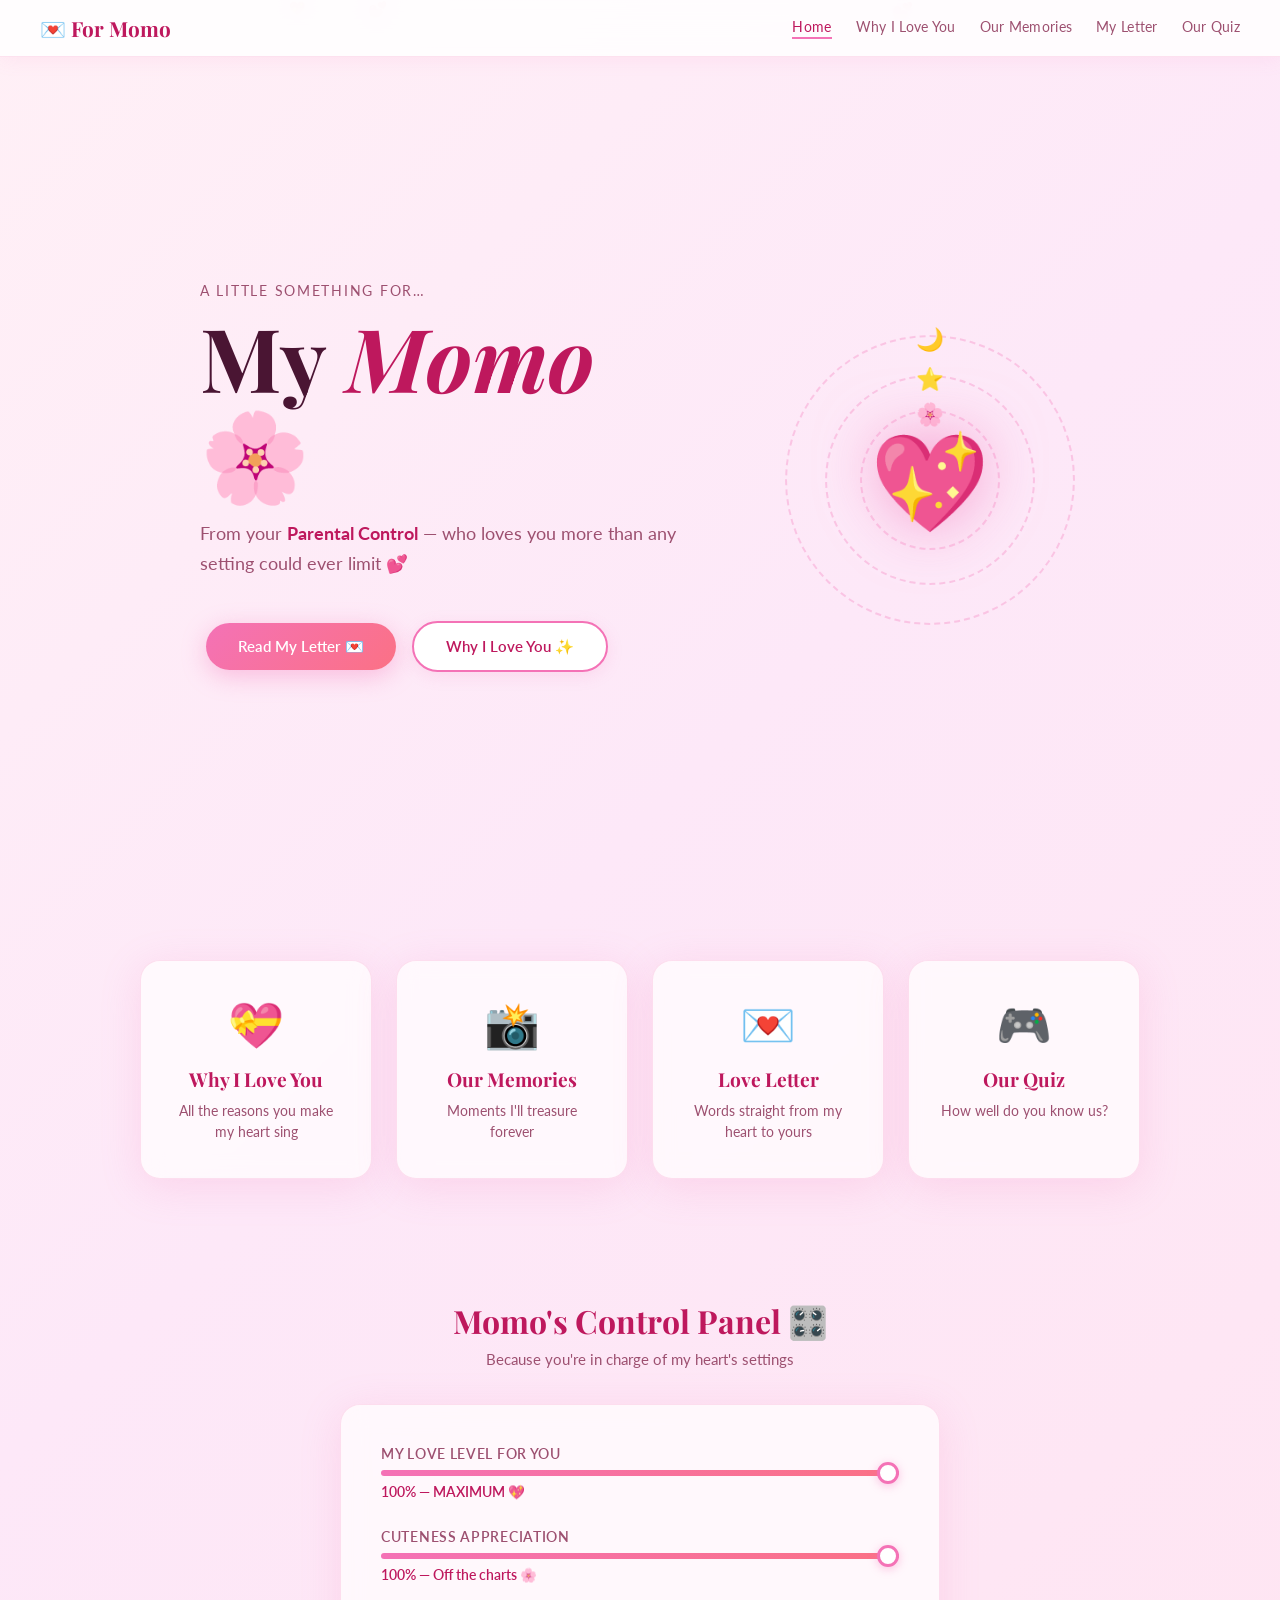
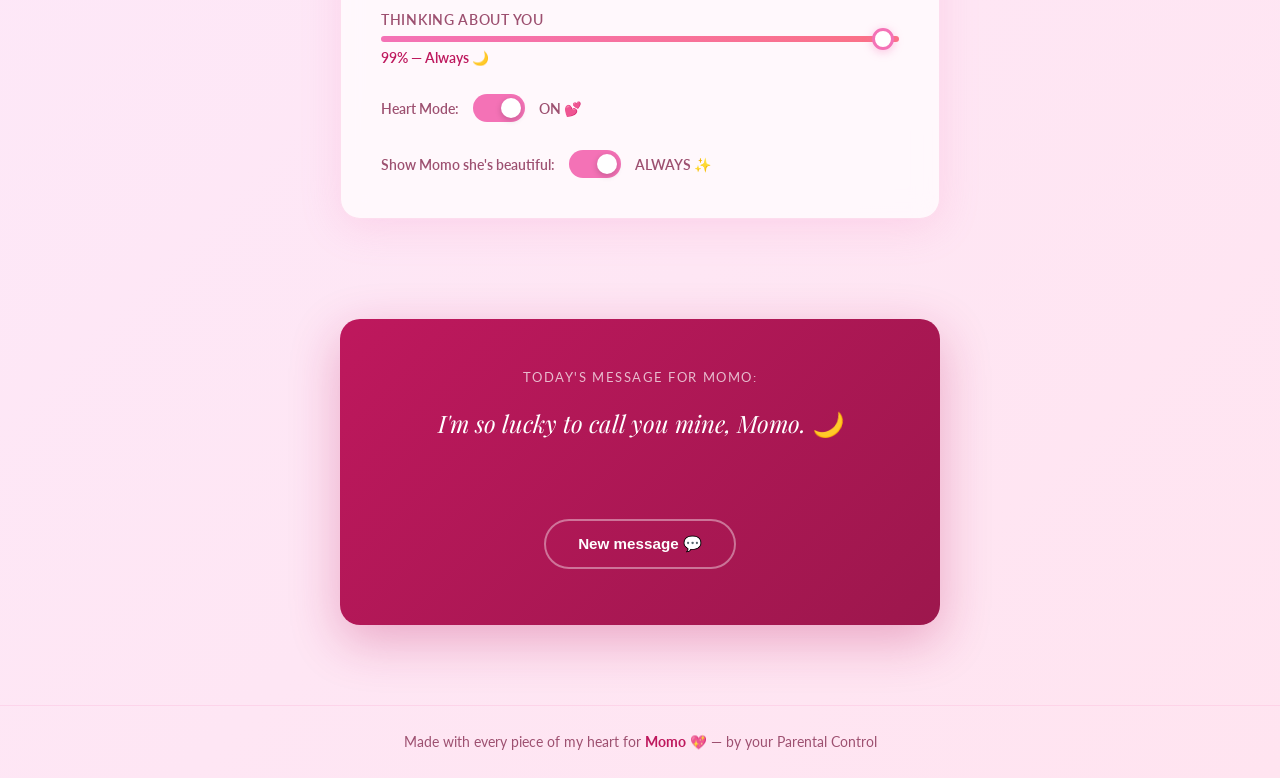
<file: index.html>
<!DOCTYPE html>
<html lang="en">
<head>
  <meta charset="UTF-8" />
  <meta name="viewport" content="width=device-width, initial-scale=1.0" />
  <title>For Momo 💖</title>
  <link rel="stylesheet" href="css/style.css" />
  <link href="https://fonts.googleapis.com/css2?family=Playfair+Display:ital,wght@0,400;0,700;1,400&family=Lato:wght@300;400&display=swap" rel="stylesheet" />
</head>
<body>

  <!-- Floating hearts background -->
  <div class="hearts-bg" id="heartsBg"></div>

  <!-- Navigation -->
  <nav class="nav">
    <span class="nav-brand">💌 For Momo</span>
    <div class="nav-links">
      <a href="index.html" class="active">Home</a>
      <a href="pages/reasons.html">Why I Love You</a>
      <a href="pages/memories.html">Our Memories</a>
      <a href="pages/letter.html">My Letter</a>
      <a href="pages/quiz.html">Our Quiz</a>
    </div>
  </nav>

  <!-- Hero Section -->
  <section class="hero">
    <div class="hero-content">
      <p class="hero-label">A little something for…</p>
      <h1 class="hero-title">My <em>Momo</em> 🌸</h1>
      <p class="hero-sub">
        From your <strong>Parental Control</strong> — who loves you more than any setting could ever limit 💕
      </p>
      <div class="hero-buttons">
        <a href="pages/letter.html" class="btn btn-primary">Read My Letter 💌</a>
        <a href="pages/reasons.html" class="btn btn-secondary">Why I Love You ✨</a>
      </div>
    </div>
    <div class="hero-image">
      <div class="love-orb">
        <span class="big-heart">💖</span>
        <div class="orbit orbit-1"><span>🌸</span></div>
        <div class="orbit orbit-2"><span>⭐</span></div>
        <div class="orbit orbit-3"><span>🌙</span></div>
      </div>
    </div>
  </section>

  <!-- Quick Cards -->
  <section class="cards-section">
    <div class="cards-grid">
      <a href="pages/reasons.html" class="card">
        <div class="card-icon">💝</div>
        <h3>Why I Love You</h3>
        <p>All the reasons you make my heart sing</p>
      </a>
      <a href="pages/memories.html" class="card">
        <div class="card-icon">📸</div>
        <h3>Our Memories</h3>
        <p>Moments I'll treasure forever</p>
      </a>
      <a href="pages/letter.html" class="card">
        <div class="card-icon">💌</div>
        <h3>Love Letter</h3>
        <p>Words straight from my heart to yours</p>
      </a>
      <a href="pages/quiz.html" class="card">
        <div class="card-icon">🎮</div>
        <h3>Our Quiz</h3>
        <p>How well do you know us?</p>
      </a>
    </div>
  </section>

  <!-- Mood Control Panel -->
  <section class="controls-section">
    <h2 class="section-title">Momo's Control Panel 🎛️</h2>
    <p class="section-sub">Because you're in charge of my heart's settings</p>
    <div class="controls-panel">
      <div class="control-item">
        <label>My Love Level for You</label>
        <input type="range" min="0" max="100" value="100" id="loveSlider" />
        <span class="control-value" id="loveVal">100% — MAXIMUM 💖</span>
      </div>
      <div class="control-item">
        <label>Cuteness Appreciation</label>
        <input type="range" min="0" max="100" value="100" id="cuteSlider" />
        <span class="control-value" id="cuteVal">100% — Off the charts 🌸</span>
      </div>
      <div class="control-item">
        <label>Thinking About You</label>
        <input type="range" min="0" max="100" value="99" id="thinkSlider" />
        <span class="control-value" id="thinkVal">99% — Always 🌙</span>
      </div>
      <div class="control-toggle">
        <span>Heart Mode:</span>
        <label class="toggle">
          <input type="checkbox" checked id="heartToggle" />
          <span class="toggle-slider"></span>
        </label>
        <span id="heartStatus">ON 💕</span>
      </div>
      <div class="control-toggle">
        <label>Show Momo she's beautiful:</label>
        <label class="toggle">
          <input type="checkbox" checked id="beautyToggle" />
          <span class="toggle-slider"></span>
        </label>
        <span id="beautyStatus">ALWAYS ✨</span>
      </div>
    </div>
  </section>

  <!-- Daily Message -->
  <section class="message-section">
    <div class="message-box">
      <p class="message-day">Today's message for Momo:</p>
      <p class="message-text" id="dailyMessage">Loading love…</p>
      <button class="btn btn-ghost" onclick="newMessage()">New message 💬</button>
    </div>
  </section>

  <footer class="footer">
    <p>Made with every piece of my heart for <strong>Momo</strong> 💖 — by your Parental Control</p>
  </footer>

  <script src="js/main.js"></script>
</body>
</html>
</file>
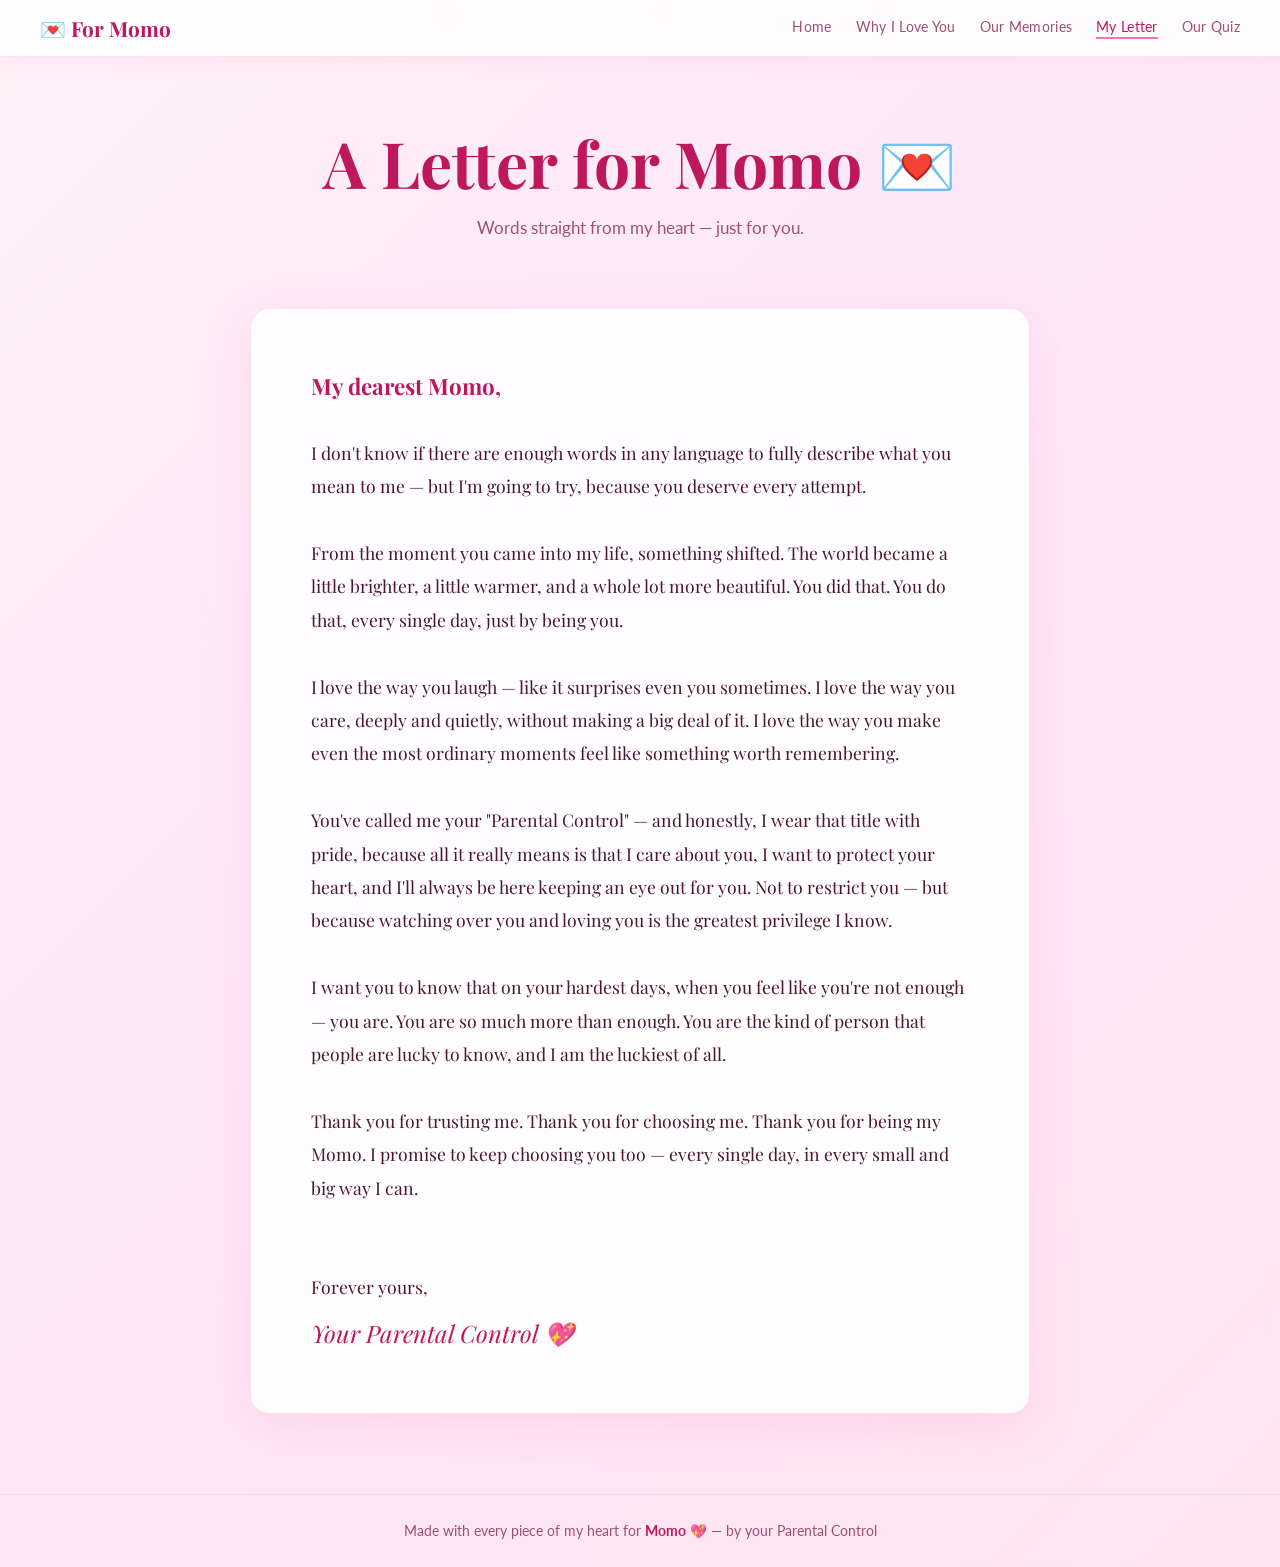
<file: pages/letter.html>
<!DOCTYPE html>
<html lang="en">
<head>
  <meta charset="UTF-8" />
  <meta name="viewport" content="width=device-width, initial-scale=1.0" />
  <title>My Letter — For Momo 💖</title>
  <link rel="stylesheet" href="../css/style.css" />
  <link href="https://fonts.googleapis.com/css2?family=Playfair+Display:ital,wght@0,400;0,700;1,400&family=Lato:wght@300;400&display=swap" rel="stylesheet" />
</head>
<body>
  <div class="hearts-bg" id="heartsBg"></div>

  <nav class="nav">
    <span class="nav-brand">💌 For Momo</span>
    <div class="nav-links">
      <a href="../index.html">Home</a>
      <a href="reasons.html">Why I Love You</a>
      <a href="memories.html">Our Memories</a>
      <a href="letter.html" class="active">My Letter</a>
      <a href="quiz.html">Our Quiz</a>
    </div>
  </nav>

  <div class="page-hero">
    <h1>A Letter for Momo 💌</h1>
    <p>Words straight from my heart — just for you.</p>
  </div>

  <div class="page-content">
    <div class="letter-paper">
      <div class="salutation">My dearest Momo,</div>

      <p>
        I don't know if there are enough words in any language to fully describe what you mean to me —
        but I'm going to try, because you deserve every attempt.
      </p>

      <br />

      <p>
        From the moment you came into my life, something shifted. The world became a little brighter,
        a little warmer, and a whole lot more beautiful. You did that. You do that, every single day,
        just by being you.
      </p>

      <br />

      <p>
        I love the way you laugh — like it surprises even you sometimes. I love the way you care,
        deeply and quietly, without making a big deal of it. I love the way you make even the most
        ordinary moments feel like something worth remembering.
      </p>

      <br />

      <p>
        You've called me your "Parental Control" — and honestly, I wear that title with pride,
        because all it really means is that I care about you, I want to protect your heart,
        and I'll always be here keeping an eye out for you. Not to restrict you — but because
        watching over you and loving you is the greatest privilege I know.
      </p>

      <br />

      <p>
        I want you to know that on your hardest days, when you feel like you're not enough —
        you are. You are so much more than enough. You are the kind of person that people are
        lucky to know, and I am the luckiest of all.
      </p>

      <br />

      <p>
        Thank you for trusting me. Thank you for choosing me. Thank you for being my Momo.
        I promise to keep choosing you too — every single day, in every small and big way I can.
      </p>

      <br />

      <div class="sign-off">
        <p>Forever yours,</p>
        <div class="signature">Your Parental Control 💖</div>
      </div>
    </div>
  </div>

  <footer class="footer">
    <p>Made with every piece of my heart for <strong>Momo</strong> 💖 — by your Parental Control</p>
  </footer>

  <script src="../js/main.js"></script>
</body>
</html>
</file>
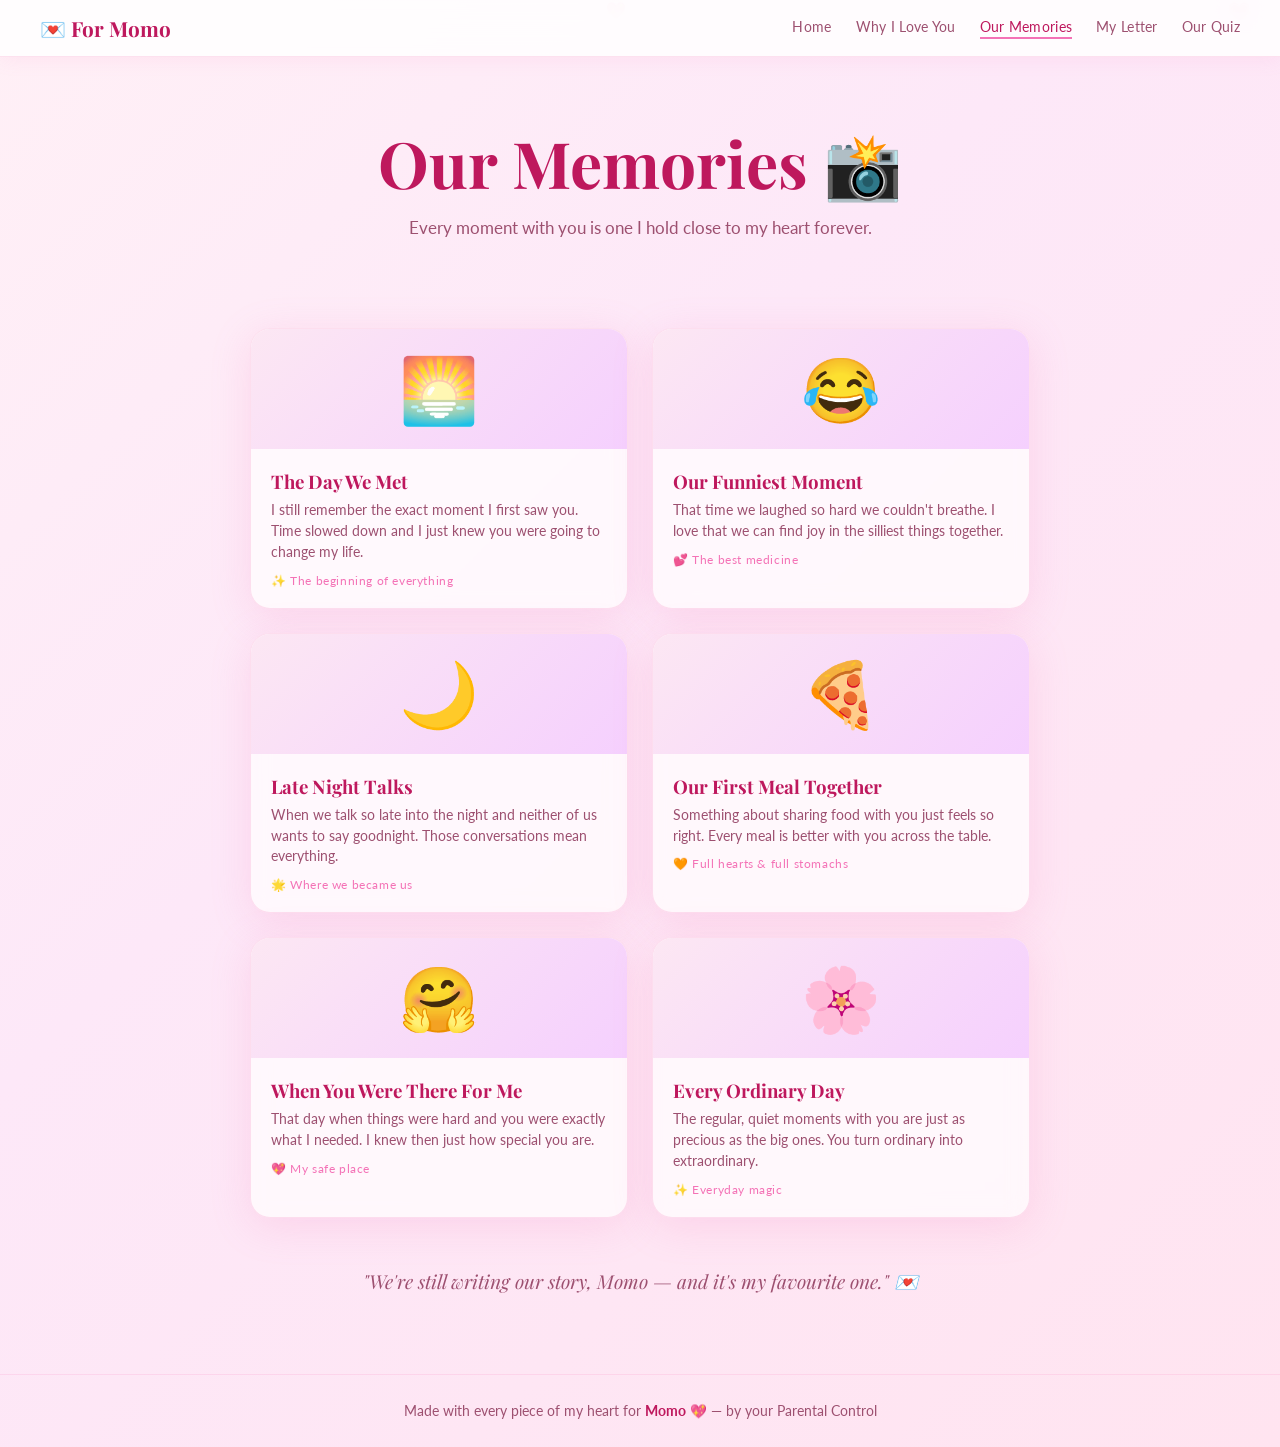
<file: pages/memories.html>
<!DOCTYPE html>
<html lang="en">
<head>
  <meta charset="UTF-8" />
  <meta name="viewport" content="width=device-width, initial-scale=1.0" />
  <title>Our Memories — For Momo 💖</title>
  <link rel="stylesheet" href="../css/style.css" />
  <link href="https://fonts.googleapis.com/css2?family=Playfair+Display:ital,wght@0,400;0,700;1,400&family=Lato:wght@300;400&display=swap" rel="stylesheet" />
</head>
<body>
  <div class="hearts-bg" id="heartsBg"></div>

  <nav class="nav">
    <span class="nav-brand">💌 For Momo</span>
    <div class="nav-links">
      <a href="../index.html">Home</a>
      <a href="reasons.html">Why I Love You</a>
      <a href="memories.html" class="active">Our Memories</a>
      <a href="letter.html">My Letter</a>
      <a href="quiz.html">Our Quiz</a>
    </div>
  </nav>

  <div class="page-hero">
    <h1>Our Memories 📸</h1>
    <p>Every moment with you is one I hold close to my heart forever.</p>
  </div>

  <div class="page-content">
    <div class="memory-grid">

      <div class="memory-card">
        <div class="memory-emoji">🌅</div>
        <div class="memory-body">
          <h3>The Day We Met</h3>
          <p>I still remember the exact moment I first saw you. Time slowed down and I just knew you were going to change my life.</p>
          <div class="memory-date">✨ The beginning of everything</div>
        </div>
      </div>

      <div class="memory-card">
        <div class="memory-emoji">😂</div>
        <div class="memory-body">
          <h3>Our Funniest Moment</h3>
          <p>That time we laughed so hard we couldn't breathe. I love that we can find joy in the silliest things together.</p>
          <div class="memory-date">💕 The best medicine</div>
        </div>
      </div>

      <div class="memory-card">
        <div class="memory-emoji">🌙</div>
        <div class="memory-body">
          <h3>Late Night Talks</h3>
          <p>When we talk so late into the night and neither of us wants to say goodnight. Those conversations mean everything.</p>
          <div class="memory-date">🌟 Where we became us</div>
        </div>
      </div>

      <div class="memory-card">
        <div class="memory-emoji">🍕</div>
        <div class="memory-body">
          <h3>Our First Meal Together</h3>
          <p>Something about sharing food with you just feels so right. Every meal is better with you across the table.</p>
          <div class="memory-date">🧡 Full hearts & full stomachs</div>
        </div>
      </div>

      <div class="memory-card">
        <div class="memory-emoji">🤗</div>
        <div class="memory-body">
          <h3>When You Were There For Me</h3>
          <p>That day when things were hard and you were exactly what I needed. I knew then just how special you are.</p>
          <div class="memory-date">💖 My safe place</div>
        </div>
      </div>

      <div class="memory-card">
        <div class="memory-emoji">🌸</div>
        <div class="memory-body">
          <h3>Every Ordinary Day</h3>
          <p>The regular, quiet moments with you are just as precious as the big ones. You turn ordinary into extraordinary.</p>
          <div class="memory-date">✨ Everyday magic</div>
        </div>
      </div>

    </div>

    <div style="text-align:center; margin-top: 50px;">
      <p style="color: var(--muted); font-family: 'Playfair Display', serif; font-style: italic; font-size: 1.2rem;">
        "We're still writing our story, Momo — and it's my favourite one." 💌
      </p>
    </div>
  </div>

  <footer class="footer">
    <p>Made with every piece of my heart for <strong>Momo</strong> 💖 — by your Parental Control</p>
  </footer>

  <script src="../js/main.js"></script>
</body>
</html>
</file>
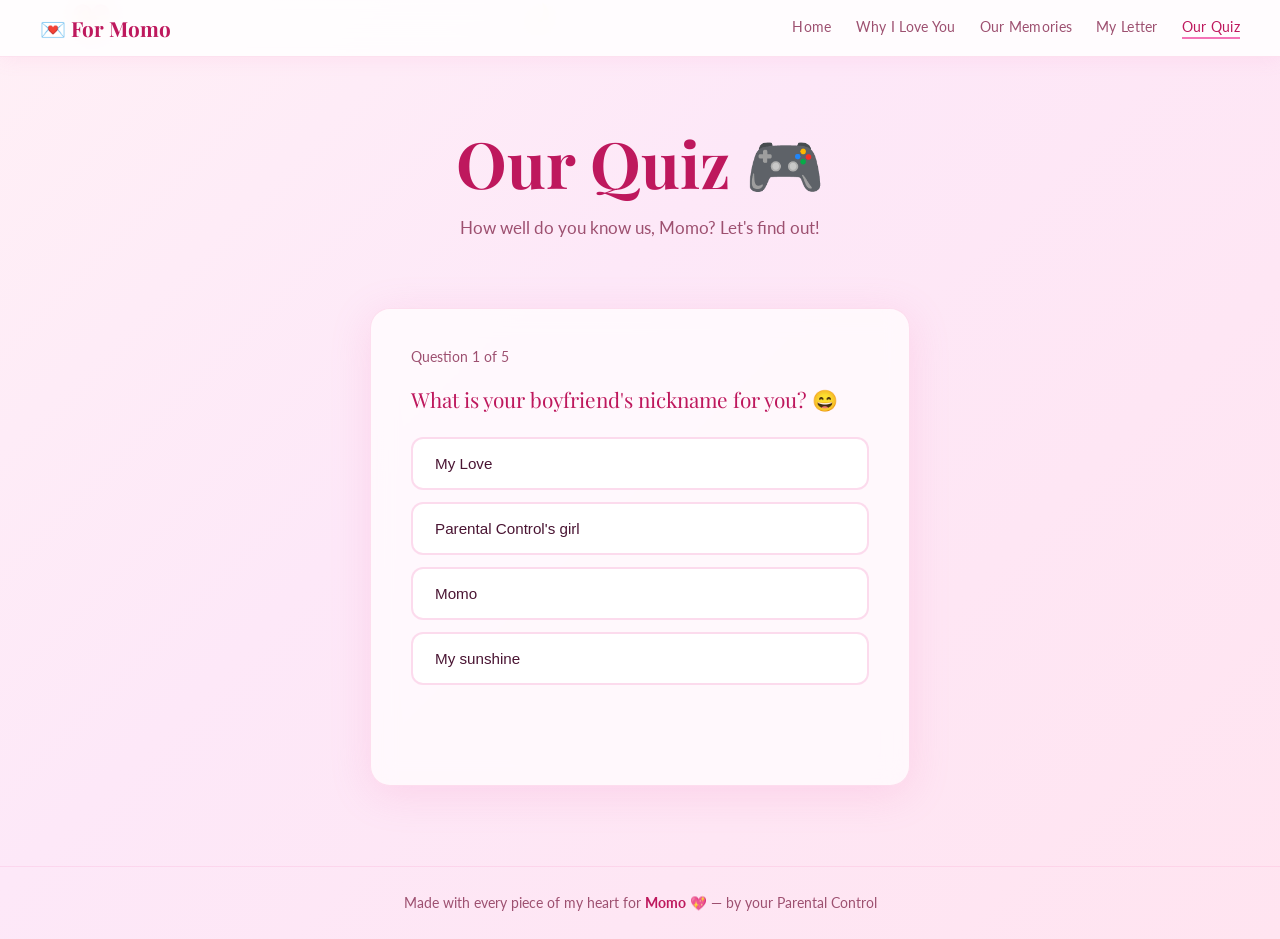
<file: pages/quiz.html>
<!DOCTYPE html>
<html lang="en">
<head>
  <meta charset="UTF-8" />
  <meta name="viewport" content="width=device-width, initial-scale=1.0" />
  <title>Our Quiz — For Momo 💖</title>
  <link rel="stylesheet" href="../css/style.css" />
  <link href="https://fonts.googleapis.com/css2?family=Playfair+Display:ital,wght@0,400;0,700;1,400&family=Lato:wght@300;400&display=swap" rel="stylesheet" />
</head>
<body>
  <div class="hearts-bg" id="heartsBg"></div>

  <nav class="nav">
    <span class="nav-brand">💌 For Momo</span>
    <div class="nav-links">
      <a href="../index.html">Home</a>
      <a href="reasons.html">Why I Love You</a>
      <a href="memories.html">Our Memories</a>
      <a href="letter.html">My Letter</a>
      <a href="quiz.html" class="active">Our Quiz</a>
    </div>
  </nav>

  <div class="page-hero">
    <h1>Our Quiz 🎮</h1>
    <p>How well do you know us, Momo? Let's find out!</p>
  </div>

  <div class="page-content" style="max-width: 620px;">
    <div class="quiz-box" id="quizBox">
      <div class="quiz-progress" id="quizProgress">Question 1 of 5</div>
      <div class="quiz-question" id="quizQuestion">Loading…</div>
      <div class="quiz-options" id="quizOptions"></div>
      <div class="quiz-result" id="quizResult"></div>
    </div>
  </div>

  <footer class="footer">
    <p>Made with every piece of my heart for <strong>Momo</strong> 💖 — by your Parental Control</p>
  </footer>

  <script src="../js/main.js"></script>
</body>
</html>
</file>
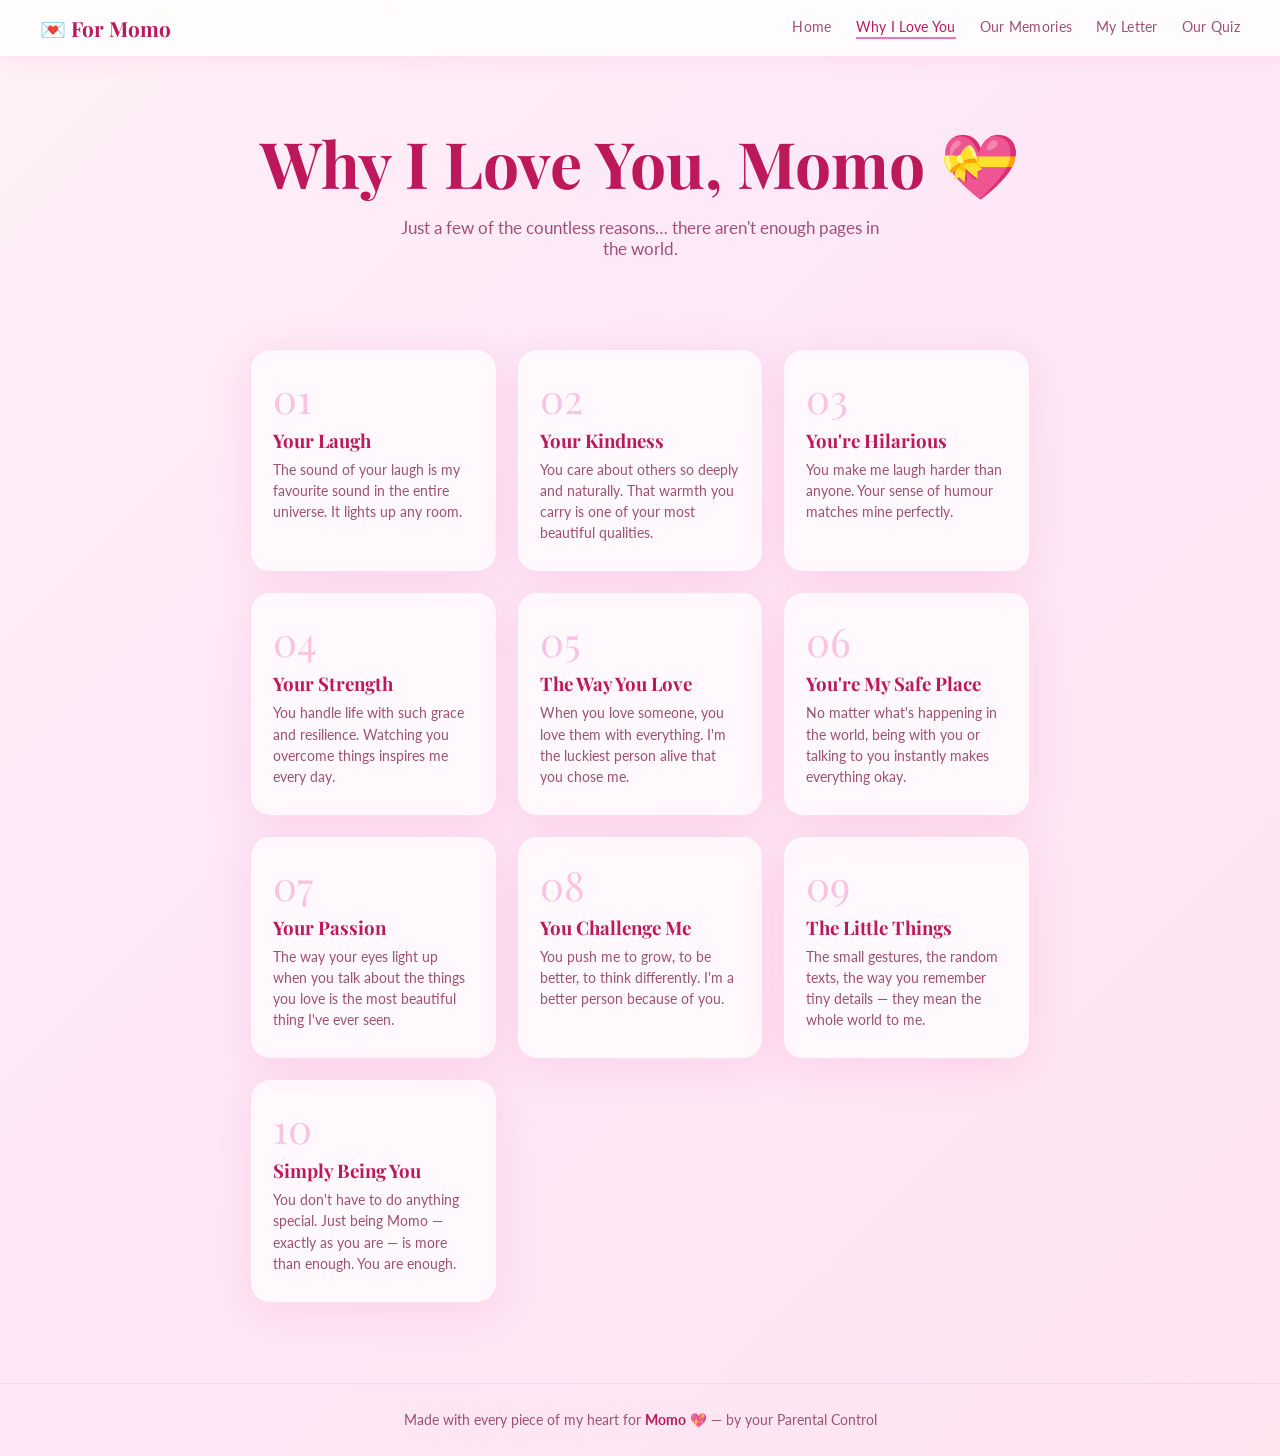
<file: pages/reasons.html>
<!DOCTYPE html>
<html lang="en">
<head>
  <meta charset="UTF-8" />
  <meta name="viewport" content="width=device-width, initial-scale=1.0" />
  <title>Why I Love You — For Momo 💖</title>
  <link rel="stylesheet" href="../css/style.css" />
  <link href="https://fonts.googleapis.com/css2?family=Playfair+Display:ital,wght@0,400;0,700;1,400&family=Lato:wght@300;400&display=swap" rel="stylesheet" />
</head>
<body>
  <div class="hearts-bg" id="heartsBg"></div>

  <nav class="nav">
    <span class="nav-brand">💌 For Momo</span>
    <div class="nav-links">
      <a href="../index.html">Home</a>
      <a href="reasons.html" class="active">Why I Love You</a>
      <a href="memories.html">Our Memories</a>
      <a href="letter.html">My Letter</a>
      <a href="quiz.html">Our Quiz</a>
    </div>
  </nav>

  <div class="page-hero">
    <h1>Why I Love You, Momo 💝</h1>
    <p>Just a few of the countless reasons… there aren't enough pages in the world.</p>
  </div>

  <div class="page-content">
    <div class="reasons-grid">

      <div class="reason-card">
        <div class="reason-num">01</div>
        <h3>Your Laugh</h3>
        <p>The sound of your laugh is my favourite sound in the entire universe. It lights up any room.</p>
      </div>

      <div class="reason-card">
        <div class="reason-num">02</div>
        <h3>Your Kindness</h3>
        <p>You care about others so deeply and naturally. That warmth you carry is one of your most beautiful qualities.</p>
      </div>

      <div class="reason-card">
        <div class="reason-num">03</div>
        <h3>You're Hilarious</h3>
        <p>You make me laugh harder than anyone. Your sense of humour matches mine perfectly.</p>
      </div>

      <div class="reason-card">
        <div class="reason-num">04</div>
        <h3>Your Strength</h3>
        <p>You handle life with such grace and resilience. Watching you overcome things inspires me every day.</p>
      </div>

      <div class="reason-card">
        <div class="reason-num">05</div>
        <h3>The Way You Love</h3>
        <p>When you love someone, you love them with everything. I'm the luckiest person alive that you chose me.</p>
      </div>

      <div class="reason-card">
        <div class="reason-num">06</div>
        <h3>You're My Safe Place</h3>
        <p>No matter what's happening in the world, being with you or talking to you instantly makes everything okay.</p>
      </div>

      <div class="reason-card">
        <div class="reason-num">07</div>
        <h3>Your Passion</h3>
        <p>The way your eyes light up when you talk about the things you love is the most beautiful thing I've ever seen.</p>
      </div>

      <div class="reason-card">
        <div class="reason-num">08</div>
        <h3>You Challenge Me</h3>
        <p>You push me to grow, to be better, to think differently. I'm a better person because of you.</p>
      </div>

      <div class="reason-card">
        <div class="reason-num">09</div>
        <h3>The Little Things</h3>
        <p>The small gestures, the random texts, the way you remember tiny details — they mean the whole world to me.</p>
      </div>

      <div class="reason-card">
        <div class="reason-num">10</div>
        <h3>Simply Being You</h3>
        <p>You don't have to do anything special. Just being Momo — exactly as you are — is more than enough. You are enough.</p>
      </div>

    </div>
  </div>

  <footer class="footer">
    <p>Made with every piece of my heart for <strong>Momo</strong> 💖 — by your Parental Control</p>
  </footer>

  <script src="../js/main.js"></script>
</body>
</html>
</file>
<file: css/style.css>
/* ============================
   MOMO WEBSITE — STYLES
   ============================ */

:root {
  --pink: #f472b6;
  --rose: #fb7185;
  --deep: #be185d;
  --blush: #fce7f3;
  --lavender: #f5d0fe;
  --white: #fff;
  --soft: #fff1f8;
  --text: #4a1533;
  --muted: #9d5070;
  --card-bg: rgba(255,255,255,0.7);
  --shadow: 0 8px 40px rgba(244,114,182,0.18);
  --radius: 20px;
}

*, *::before, *::after { box-sizing: border-box; margin: 0; padding: 0; }

html { scroll-behavior: smooth; }

body {
  font-family: 'Lato', sans-serif;
  background: linear-gradient(135deg, #fff0f6 0%, #fde8f8 40%, #ffe4f0 100%);
  color: var(--text);
  min-height: 100vh;
  overflow-x: hidden;
}

/* ---- Floating hearts background ---- */
.hearts-bg {
  position: fixed; top: 0; left: 0; width: 100%; height: 100%;
  pointer-events: none; z-index: 0; overflow: hidden;
}
.float-heart {
  position: absolute;
  animation: floatUp linear infinite;
  opacity: 0.25;
  font-size: 1.4rem;
  user-select: none;
}
@keyframes floatUp {
  0%   { transform: translateY(110vh) rotate(0deg); opacity: 0; }
  10%  { opacity: 0.3; }
  90%  { opacity: 0.15; }
  100% { transform: translateY(-10vh) rotate(360deg); opacity: 0; }
}

/* ---- Navigation ---- */
.nav {
  position: fixed; top: 0; left: 0; right: 0;
  display: flex; align-items: center; justify-content: space-between;
  padding: 14px 40px;
  background: rgba(255,255,255,0.85);
  backdrop-filter: blur(12px);
  border-bottom: 1px solid rgba(244,114,182,0.2);
  z-index: 100;
  box-shadow: 0 2px 20px rgba(244,114,182,0.1);
}
.nav-brand {
  font-family: 'Playfair Display', serif;
  font-size: 1.3rem;
  color: var(--deep);
  font-weight: 700;
}
.nav-links { display: flex; gap: 24px; }
.nav-links a {
  text-decoration: none;
  color: var(--muted);
  font-size: 0.9rem;
  font-weight: 400;
  letter-spacing: 0.02em;
  transition: color 0.2s;
  padding-bottom: 2px;
  border-bottom: 2px solid transparent;
}
.nav-links a:hover,
.nav-links a.active {
  color: var(--deep);
  border-bottom-color: var(--pink);
}

/* ---- Hero ---- */
.hero {
  position: relative; z-index: 1;
  min-height: 100vh;
  display: flex; align-items: center; justify-content: center;
  gap: 60px;
  padding: 120px 60px 60px;
  flex-wrap: wrap;
}
.hero-content { max-width: 520px; }
.hero-label {
  font-size: 0.9rem; letter-spacing: 0.12em; text-transform: uppercase;
  color: var(--muted); margin-bottom: 10px;
}
.hero-title {
  font-family: 'Playfair Display', serif;
  font-size: clamp(3rem, 8vw, 5.5rem);
  line-height: 1.08;
  color: var(--text);
  margin-bottom: 20px;
}
.hero-title em { color: var(--deep); font-style: italic; }
.hero-sub {
  font-size: 1.1rem; color: var(--muted); line-height: 1.7;
  margin-bottom: 36px;
}
.hero-sub strong { color: var(--deep); }

/* ---- Buttons ---- */
.btn {
  display: inline-block;
  padding: 14px 32px;
  border-radius: 50px;
  font-size: 0.95rem;
  font-weight: 600;
  text-decoration: none;
  cursor: pointer;
  border: none;
  transition: transform 0.2s, box-shadow 0.2s;
  margin: 6px;
}
.btn:hover { transform: translateY(-2px); }
.btn-primary {
  background: linear-gradient(135deg, var(--pink), var(--rose));
  color: white;
  box-shadow: 0 6px 24px rgba(244,114,182,0.4);
}
.btn-primary:hover { box-shadow: 0 10px 32px rgba(244,114,182,0.5); }
.btn-secondary {
  background: white;
  color: var(--deep);
  border: 2px solid var(--pink);
  box-shadow: 0 4px 16px rgba(244,114,182,0.15);
}
.btn-ghost {
  background: transparent;
  color: var(--deep);
  border: 2px solid rgba(244,114,182,0.4);
}
.btn-ghost:hover { background: var(--blush); }

/* ---- Love Orb ---- */
.hero-image { position: relative; width: 300px; height: 300px; flex-shrink: 0; }
.love-orb {
  width: 100%; height: 100%;
  display: flex; align-items: center; justify-content: center;
  position: relative;
}
.big-heart {
  font-size: 6rem;
  filter: drop-shadow(0 0 30px rgba(244,114,182,0.6));
  animation: heartbeat 2s ease-in-out infinite;
  z-index: 2; position: relative;
}
@keyframes heartbeat {
  0%,100% { transform: scale(1); }
  50%      { transform: scale(1.12); }
}
.orbit {
  position: absolute;
  top: 50%; left: 50%;
  border: 2px dashed rgba(244,114,182,0.3);
  border-radius: 50%;
  animation: spin linear infinite;
}
.orbit span { position: absolute; font-size: 1.4rem; top: -12px; left: 50%; transform: translateX(-50%); }
.orbit-1 { width: 140px; height: 140px; margin: -70px 0 0 -70px; animation-duration: 6s; }
.orbit-2 { width: 210px; height: 210px; margin: -105px 0 0 -105px; animation-duration: 9s; animation-direction: reverse; }
.orbit-3 { width: 290px; height: 290px; margin: -145px 0 0 -145px; animation-duration: 13s; }
@keyframes spin { from { transform: rotate(0deg); } to { transform: rotate(360deg); } }

/* ---- Cards ---- */
.cards-section {
  position: relative; z-index: 1;
  padding: 60px 40px;
}
.cards-grid {
  display: grid;
  grid-template-columns: repeat(auto-fit, minmax(220px, 1fr));
  gap: 24px;
  max-width: 1000px;
  margin: 0 auto;
}
.card {
  background: var(--card-bg);
  backdrop-filter: blur(10px);
  border: 1px solid rgba(244,114,182,0.2);
  border-radius: var(--radius);
  padding: 36px 28px;
  text-align: center;
  text-decoration: none;
  color: var(--text);
  box-shadow: var(--shadow);
  transition: transform 0.25s, box-shadow 0.25s;
  cursor: pointer;
}
.card:hover {
  transform: translateY(-6px) scale(1.02);
  box-shadow: 0 16px 50px rgba(244,114,182,0.28);
  border-color: var(--pink);
}
.card-icon { font-size: 2.8rem; margin-bottom: 14px; }
.card h3 {
  font-family: 'Playfair Display', serif;
  font-size: 1.2rem; margin-bottom: 8px; color: var(--deep);
}
.card p { font-size: 0.88rem; color: var(--muted); line-height: 1.5; }

/* ---- Controls ---- */
.controls-section {
  position: relative; z-index: 1;
  padding: 60px 40px;
}
.section-title {
  font-family: 'Playfair Display', serif;
  font-size: 2rem; text-align: center;
  color: var(--deep); margin-bottom: 8px;
}
.section-sub {
  text-align: center; color: var(--muted); margin-bottom: 36px;
  font-size: 0.95rem;
}
.controls-panel {
  max-width: 600px; margin: 0 auto;
  background: var(--card-bg);
  backdrop-filter: blur(12px);
  border: 1px solid rgba(244,114,182,0.2);
  border-radius: var(--radius);
  padding: 40px;
  box-shadow: var(--shadow);
  display: flex; flex-direction: column; gap: 28px;
}
.control-item { display: flex; flex-direction: column; gap: 8px; }
.control-item label { font-size: 0.88rem; color: var(--muted); font-weight: 600; letter-spacing: 0.05em; text-transform: uppercase; }
.control-item input[type=range] {
  -webkit-appearance: none;
  width: 100%; height: 6px;
  border-radius: 10px;
  background: linear-gradient(90deg, var(--pink), var(--rose));
  outline: none;
  cursor: pointer;
}
.control-item input[type=range]::-webkit-slider-thumb {
  -webkit-appearance: none;
  width: 22px; height: 22px;
  border-radius: 50%;
  background: white;
  border: 3px solid var(--pink);
  box-shadow: 0 2px 10px rgba(244,114,182,0.4);
  cursor: pointer;
  transition: transform 0.15s;
}
.control-item input[type=range]::-webkit-slider-thumb:hover { transform: scale(1.2); }
.control-value { font-size: 0.85rem; color: var(--deep); font-weight: 600; }

/* Toggle */
.control-toggle { display: flex; align-items: center; gap: 14px; font-size: 0.88rem; color: var(--muted); font-weight: 600; }
.toggle { position: relative; display: inline-block; width: 52px; height: 28px; }
.toggle input { opacity: 0; width: 0; height: 0; }
.toggle-slider {
  position: absolute; inset: 0;
  background: #e0c4d4; border-radius: 28px;
  cursor: pointer; transition: background 0.3s;
}
.toggle-slider::before {
  content: '';
  position: absolute;
  width: 20px; height: 20px;
  left: 4px; top: 4px;
  background: white;
  border-radius: 50%;
  transition: transform 0.3s;
  box-shadow: 0 2px 6px rgba(0,0,0,0.2);
}
.toggle input:checked + .toggle-slider { background: var(--pink); }
.toggle input:checked + .toggle-slider::before { transform: translateX(24px); }

/* ---- Daily Message ---- */
.message-section {
  position: relative; z-index: 1;
  padding: 40px 40px 80px;
  text-align: center;
}
.message-box {
  max-width: 600px; margin: 0 auto;
  background: linear-gradient(135deg, var(--deep), #9d174d);
  color: white;
  border-radius: var(--radius);
  padding: 50px 40px;
  box-shadow: 0 16px 50px rgba(190,24,93,0.3);
}
.message-day { font-size: 0.8rem; text-transform: uppercase; letter-spacing: 0.12em; opacity: 0.7; margin-bottom: 20px; }
.message-text {
  font-family: 'Playfair Display', serif;
  font-size: 1.5rem; line-height: 1.55;
  font-style: italic;
  margin-bottom: 28px;
  min-height: 80px;
}
.message-box .btn-ghost { color: white; border-color: rgba(255,255,255,0.4); }
.message-box .btn-ghost:hover { background: rgba(255,255,255,0.1); }

/* ---- Footer ---- */
.footer {
  position: relative; z-index: 1;
  text-align: center; padding: 28px 20px;
  font-size: 0.85rem; color: var(--muted);
  border-top: 1px solid rgba(244,114,182,0.15);
}
.footer strong { color: var(--deep); }

/* ============================
   PAGE STYLES (inner pages)
   ============================ */
.page-hero {
  padding: 120px 40px 50px;
  text-align: center;
  position: relative; z-index: 1;
}
.page-hero h1 {
  font-family: 'Playfair Display', serif;
  font-size: clamp(2rem,6vw,4rem);
  color: var(--deep); margin-bottom: 12px;
}
.page-hero p { color: var(--muted); font-size: 1.05rem; max-width: 500px; margin: 0 auto; }

.page-content {
  position: relative; z-index: 1;
  max-width: 860px; margin: 0 auto;
  padding: 20px 40px 80px;
}

/* Reasons */
.reasons-grid {
  display: grid;
  grid-template-columns: repeat(auto-fill, minmax(240px, 1fr));
  gap: 20px; margin-top: 20px;
}
.reason-card {
  background: var(--card-bg);
  backdrop-filter: blur(10px);
  border: 1px solid rgba(244,114,182,0.2);
  border-radius: var(--radius);
  padding: 28px 22px;
  box-shadow: var(--shadow);
  transition: transform 0.2s;
}
.reason-card:hover { transform: translateY(-4px); }
.reason-num {
  font-family: 'Playfair Display', serif;
  font-size: 2.5rem; color: var(--pink); opacity: 0.4;
  line-height: 1; margin-bottom: 10px;
}
.reason-card h3 { font-family: 'Playfair Display', serif; color: var(--deep); margin-bottom: 6px; }
.reason-card p { font-size: 0.88rem; color: var(--muted); line-height: 1.5; }

/* Letter */
.letter-paper {
  background: rgba(255,255,255,0.9);
  border-radius: var(--radius);
  padding: 56px 60px;
  box-shadow: 0 12px 50px rgba(244,114,182,0.15);
  border: 1px solid rgba(244,114,182,0.2);
  font-family: 'Playfair Display', serif;
  font-size: 1.1rem; line-height: 1.9;
  color: var(--text);
}
.letter-paper .salutation { font-size: 1.4rem; color: var(--deep); margin-bottom: 28px; font-weight: 700; }
.letter-paper .sign-off { margin-top: 32px; }
.letter-paper .signature { font-size: 1.5rem; font-style: italic; color: var(--deep); margin-top: 8px; }

/* Memories */
.memory-grid {
  display: grid;
  grid-template-columns: repeat(auto-fill, minmax(260px, 1fr));
  gap: 24px; margin-top: 20px;
}
.memory-card {
  background: var(--card-bg);
  backdrop-filter: blur(10px);
  border: 1px solid rgba(244,114,182,0.2);
  border-radius: var(--radius);
  overflow: hidden;
  box-shadow: var(--shadow);
  transition: transform 0.2s;
}
.memory-card:hover { transform: translateY(-5px); }
.memory-emoji {
  height: 120px; display: flex; align-items: center; justify-content: center;
  font-size: 4rem;
  background: linear-gradient(135deg, var(--blush), var(--lavender));
}
.memory-body { padding: 20px; }
.memory-body h3 { font-family: 'Playfair Display', serif; color: var(--deep); margin-bottom: 6px; }
.memory-body p { font-size: 0.87rem; color: var(--muted); line-height: 1.5; }
.memory-date { font-size: 0.75rem; color: var(--pink); margin-top: 10px; letter-spacing: 0.05em; }

/* Quiz */
.quiz-box {
  background: var(--card-bg);
  backdrop-filter: blur(12px);
  border: 1px solid rgba(244,114,182,0.2);
  border-radius: var(--radius);
  padding: 40px;
  box-shadow: var(--shadow);
}
.quiz-question { font-family: 'Playfair Display', serif; font-size: 1.3rem; color: var(--deep); margin-bottom: 24px; }
.quiz-options { display: flex; flex-direction: column; gap: 12px; }
.quiz-option {
  padding: 16px 22px; border-radius: 12px;
  border: 2px solid rgba(244,114,182,0.25);
  background: white; cursor: pointer; font-size: 0.95rem;
  color: var(--text); transition: all 0.2s; text-align: left;
}
.quiz-option:hover { border-color: var(--pink); background: var(--blush); }
.quiz-option.correct { background: #dcfce7; border-color: #22c55e; color: #15803d; }
.quiz-option.wrong   { background: #fef2f2; border-color: #ef4444; color: #991b1b; }
.quiz-result { margin-top: 20px; text-align: center; font-family: 'Playfair Display', serif; font-size: 1.1rem; color: var(--deep); min-height: 40px; }
.quiz-progress { font-size: 0.85rem; color: var(--muted); margin-bottom: 20px; }
.quiz-score-board {
  text-align: center; padding: 40px;
  font-family: 'Playfair Display', serif;
}
.quiz-score-board .big-score { font-size: 4rem; color: var(--deep); }
.quiz-score-board p { font-size: 1.1rem; color: var(--muted); margin-top: 12px; }

/* Responsive */
@media (max-width: 768px) {
  .nav-links { display: none; }
  .hero { flex-direction: column; padding: 100px 24px 40px; text-align: center; }
  .hero-buttons { justify-content: center; }
  .cards-section, .controls-section, .message-section { padding: 40px 20px; }
  .page-content { padding: 10px 20px 60px; }
  .letter-paper { padding: 32px 24px; }
  .controls-panel { padding: 28px 20px; }
}
</file>
